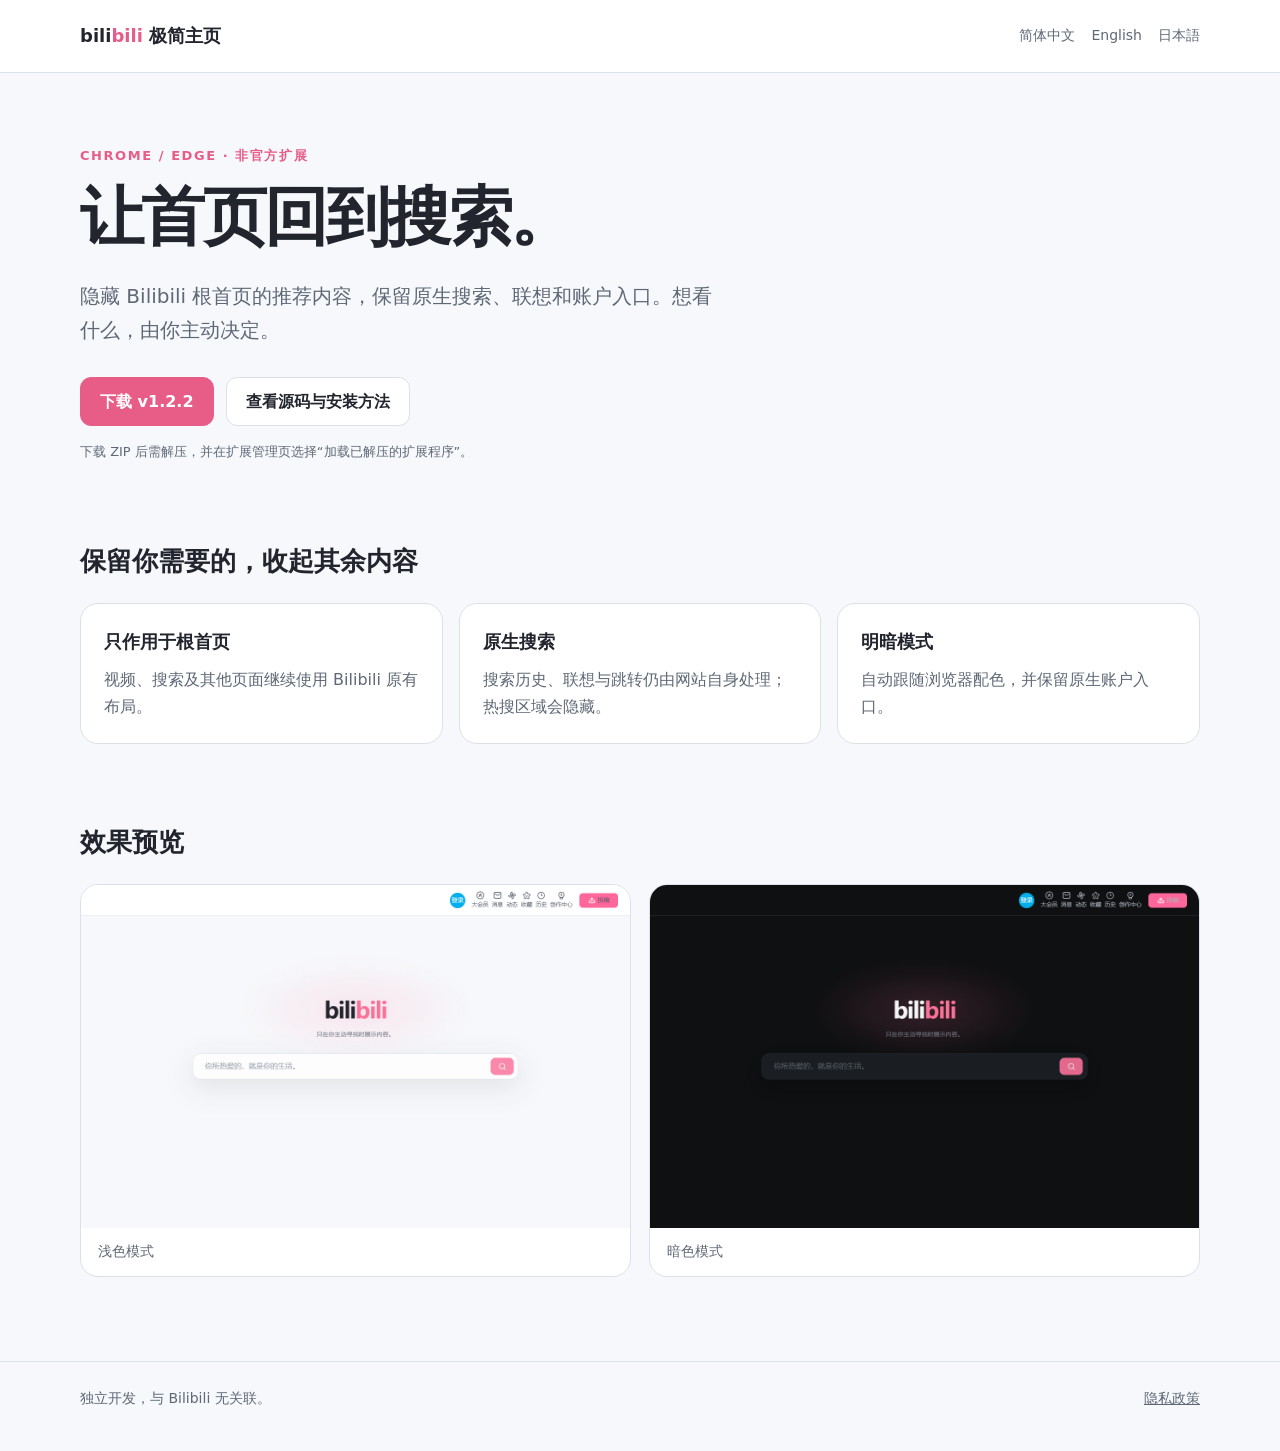
<file: index.html>
<!doctype html>
<html lang="zh-CN">
<head>
  <meta charset="utf-8">
  <meta name="viewport" content="width=device-width, initial-scale=1">
  <meta name="description" content="适用于 Bilibili 根首页的非官方极简浏览器扩展。隐藏推荐内容，保留原生搜索。">
  <link rel="icon" type="image/png" href="./store-assets/icon32.png">
  <title>bilibili极简主页｜非官方浏览器扩展</title>
  <style>
    :root {
      color-scheme: light dark;
      --bg: #f7f8fb;
      --card: #fff;
      --text: #22252d;
      --muted: #5f6876;
      --line: #dce0e7;
      --accent: #e85d88;
      --accent-text: #fff;
      font: 16px/1.7 system-ui, "PingFang SC", "Microsoft YaHei", sans-serif;
    }
    @media (prefers-color-scheme: dark) {
      :root { --bg: #101114; --card: #1b1e24; --text: #f3f4f6; --muted: #aeb4bd; --line: #30343c; --accent: #fb7299; --accent-text: #16171a; }
    }
    * { box-sizing: border-box; }
    body { margin: 0; color: var(--text); background: var(--bg); }
    a { color: inherit; }
    .shell { width: min(1120px, calc(100% - 40px)); margin: auto; }
    header { border-bottom: 1px solid var(--line); background: var(--card); }
    header .shell { min-height: 72px; display: flex; align-items: center; justify-content: space-between; gap: 20px; }
    .brand { font-size: 18px; font-weight: 800; text-decoration: none; white-space: nowrap; }
    .brand span { color: var(--accent); }
    .languages { display: flex; flex-wrap: wrap; gap: 16px; font-size: 14px; }
    .languages a { color: var(--muted); text-decoration: none; }
    .languages a:hover { color: var(--accent); }
    main { padding: 72px 0 84px; }
    .hero { max-width: 760px; }
    .eyebrow { margin: 0 0 14px; color: var(--accent); font-size: 13px; font-weight: 800; letter-spacing: .12em; }
    h1 { margin: 0; font-size: clamp(36px, 6vw, 64px); line-height: 1.15; letter-spacing: -.04em; }
    .lead { max-width: 650px; margin: 24px 0 0; color: var(--muted); font-size: clamp(17px, 2vw, 20px); }
    .actions { display: flex; flex-wrap: wrap; gap: 12px; margin-top: 30px; }
    .button { display: inline-flex; align-items: center; justify-content: center; min-height: 46px; padding: 10px 19px; border: 1px solid var(--line); border-radius: 11px; background: var(--card); font-weight: 700; text-decoration: none; }
    .button.primary { border-color: var(--accent); background: var(--accent); color: var(--accent-text); }
    .note { margin: 15px 0 0; color: var(--muted); font-size: 13px; }
    section { margin-top: 76px; }
    h2 { margin: 0 0 20px; font-size: 26px; }
    .features { display: grid; grid-template-columns: repeat(3, 1fr); gap: 16px; }
    .feature { padding: 23px; border: 1px solid var(--line); border-radius: 18px; background: var(--card); }
    .feature h3 { margin: 0 0 8px; font-size: 18px; }
    .feature p { margin: 0; color: var(--muted); }
    .gallery { display: grid; grid-template-columns: repeat(2, 1fr); gap: 18px; }
    figure { margin: 0; overflow: hidden; border: 1px solid var(--line); border-radius: 18px; background: var(--card); }
    figure img { display: block; width: 100%; height: auto; }
    figcaption { padding: 12px 17px; color: var(--muted); font-size: 14px; }
    footer { padding: 25px 0 40px; border-top: 1px solid var(--line); color: var(--muted); font-size: 14px; }
    footer .shell { display: flex; flex-wrap: wrap; gap: 8px 20px; justify-content: space-between; }
    @media (max-width: 740px) {
      header .shell { padding: 15px 0; align-items: flex-start; flex-direction: column; gap: 4px; }
      main { padding-top: 50px; }
      section { margin-top: 58px; }
      .features, .gallery { grid-template-columns: 1fr; }
    }
  </style>
</head>
<body>
  <header>
    <div class="shell">
      <a class="brand" href="./">bili<span>bili</span> 极简主页</a>
      <nav class="languages" aria-label="语言">
        <a href="https://github.com/qikai2007820-svg/bilibili-minimal-home#readme">简体中文</a>
        <a href="https://github.com/qikai2007820-svg/bilibili-minimal-home/blob/main/README.en.md">English</a>
        <a href="https://github.com/qikai2007820-svg/bilibili-minimal-home/blob/main/README.ja.md">日本語</a>
      </nav>
    </div>
  </header>
  <main class="shell">
    <div class="hero">
      <p class="eyebrow">CHROME / EDGE · 非官方扩展</p>
      <h1>让首页回到搜索。</h1>
      <p class="lead">隐藏 Bilibili 根首页的推荐内容，保留原生搜索、联想和账户入口。想看什么，由你主动决定。</p>
      <div class="actions">
        <a class="button primary" href="https://github.com/qikai2007820-svg/bilibili-minimal-home/releases/download/v1.2.2/bilibili-minimal-home-1.2.2.zip">下载 v1.2.2</a>
        <a class="button" href="https://github.com/qikai2007820-svg/bilibili-minimal-home">查看源码与安装方法</a>
      </div>
      <p class="note">下载 ZIP 后需解压，并在扩展管理页选择“加载已解压的扩展程序”。</p>
    </div>

    <section aria-labelledby="features-title">
      <h2 id="features-title">保留你需要的，收起其余内容</h2>
      <div class="features">
        <div class="feature"><h3>只作用于根首页</h3><p>视频、搜索及其他页面继续使用 Bilibili 原有布局。</p></div>
        <div class="feature"><h3>原生搜索</h3><p>搜索历史、联想与跳转仍由网站自身处理；热搜区域会隐藏。</p></div>
        <div class="feature"><h3>明暗模式</h3><p>自动跟随浏览器配色，并保留原生账户入口。</p></div>
      </div>
    </section>

    <section aria-labelledby="preview-title">
      <h2 id="preview-title">效果预览</h2>
      <div class="gallery">
        <figure><img src="./store-assets/screenshot-1280x800.png" alt="浅色模式下的 Bilibili 极简首页" width="1280" height="800"><figcaption>浅色模式</figcaption></figure>
        <figure><img src="./store-assets/screenshot-dark-1280x800.png" alt="暗色模式下的 Bilibili 极简首页" width="1280" height="800"><figcaption>暗色模式</figcaption></figure>
      </div>
    </section>
  </main>
  <footer><div class="shell"><span>独立开发，与 Bilibili 无关联。</span><a href="./store-assets/privacy-policy.html">隐私政策</a></div></footer>
</body>
</html>
</file>
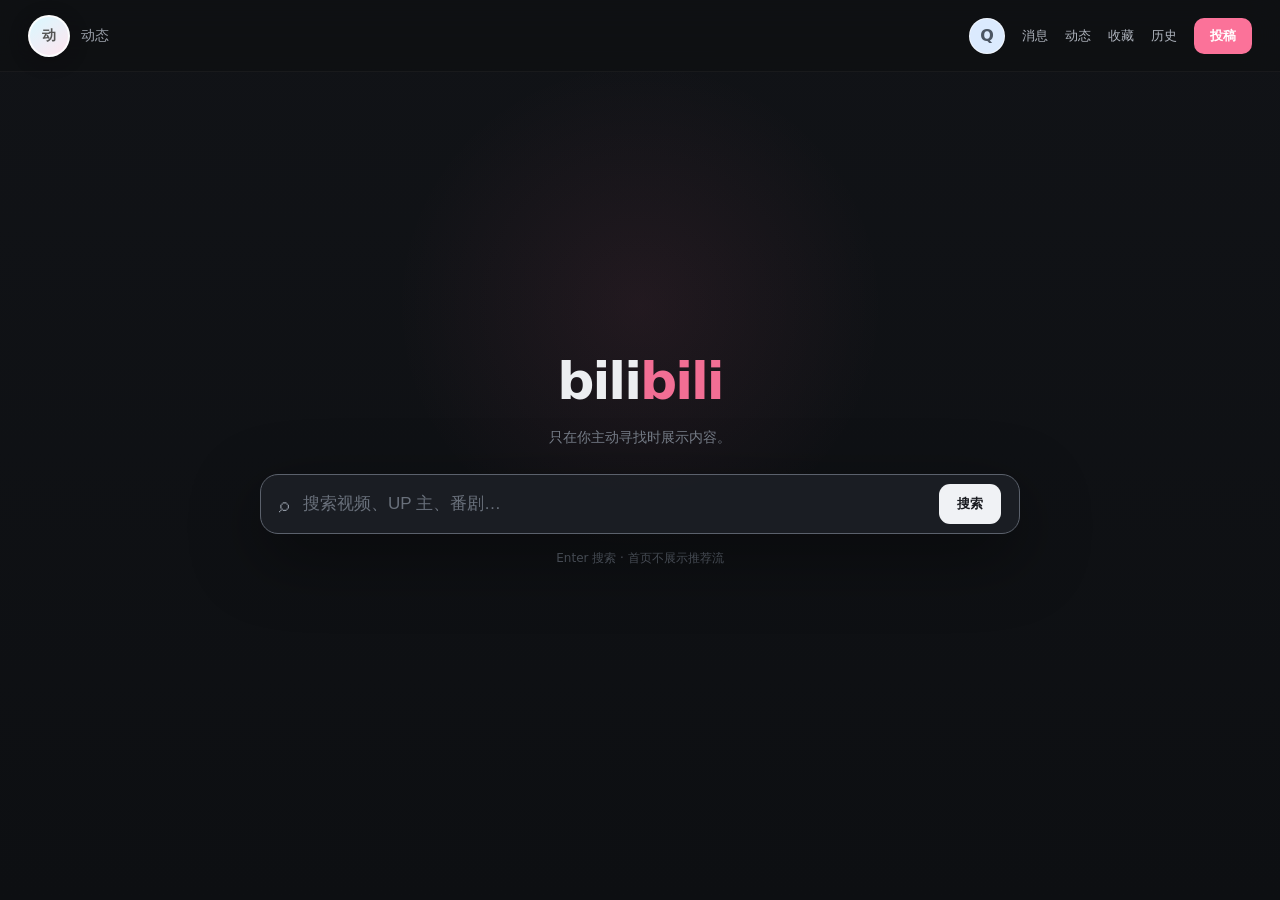
<file: bilibili_minimal_home_demo_v2.html>
<!doctype html>
<html lang="zh-CN">
<head>
<meta charset="utf-8" />
<meta name="viewport" content="width=device-width, initial-scale=1" />
<title>Bilibili Minimal Home - Demo</title>
<style>
  :root{
    --bg:#0f1012;
    --panel:#17191d;
    --panel-2:#1d2025;
    --text:#f3f4f6;
    --muted:#9aa0aa;
    --line:#2a2e35;
    --accent:#fb7299;
    --accent-2:#ff9ab7;
    --shadow:0 18px 60px rgba(0,0,0,.35);
  }

  *{box-sizing:border-box}
  html,body{height:100%}
  body{
    margin:0;
    font-family: Inter, "PingFang SC", "Microsoft YaHei", system-ui, sans-serif;
    color:var(--text);
    background:
      radial-gradient(circle at 50% 34%, rgba(251,114,153,.08), transparent 28%),
      linear-gradient(180deg,#111317 0%,#0d0f12 100%);
    overflow:hidden;
  }

  .topbar{
    height:72px;
    display:grid;
    grid-template-columns:1fr auto;
    align-items:center;
    padding:0 28px;
    border-bottom:1px solid rgba(255,255,255,.045);
    background:rgba(15,16,18,.78);
    backdrop-filter:blur(16px);
  }

  /* 保留区域 1：动态 */
  .dynamic{
    justify-self:start;
    display:flex;
    align-items:center;
    gap:11px;
    color:var(--muted);
    text-decoration:none;
    font-size:14px;
    transition:.2s ease;
  }
  .dynamic:hover{color:var(--text)}
  .avatar{
    width:42px;height:42px;border-radius:50%;
    display:grid;place-items:center;
    background:linear-gradient(145deg,#d9f8ff,#ffe5ef);
    color:#555;
    border:2px solid rgba(255,255,255,.85);
    box-shadow:0 4px 20px rgba(0,0,0,.22);
    font-weight:700;
  }

  /* 保留区域 2：用户入口 */
  .account{
    justify-self:end;
    display:flex;
    align-items:center;
    gap:17px;
  }
  .account a{
    color:#aeb4bd;
    text-decoration:none;
    font-size:13px;
    transition:.18s ease;
  }
  .account a:hover{color:white}
  .account .user{
    width:36px;height:36px;border-radius:50%;
    background:#dbeafe;
    display:grid;place-items:center;
    color:#4b5563;
    font-weight:700;
    border:1px solid rgba(255,255,255,.6);
  }
  .submit{
    padding:9px 16px;
    border-radius:10px;
    background:var(--accent);
    color:white!important;
    font-weight:600;
  }
  .submit:hover{background:var(--accent-2)}

  main{
    height:calc(100% - 72px);
    display:flex;
    align-items:center;
    justify-content:center;
    padding:24px;
  }

  .hero{
    width:min(760px,90vw);
    transform:translateY(-3vh);
    text-align:center;
  }

  .wordmark{
    font-size:52px;
    font-weight:800;
    letter-spacing:-2px;
    margin-bottom:18px;
    color:#f5f7fa;
    opacity:.96;
  }
  .wordmark span{color:var(--accent)}

  .tagline{
    color:#777e89;
    font-size:14px;
    margin-bottom:28px;
  }

  .search-large{
    height:60px;
    border-radius:18px;
    display:flex;
    align-items:center;
    gap:12px;
    padding:0 18px;
    background:rgba(28,31,36,.92);
    border:1px solid #30343c;
    box-shadow:var(--shadow);
    transition:.2s ease;
  }
  .search-large:focus-within{
    border-color:#5b616c;
    transform:translateY(-1px);
    box-shadow:0 22px 70px rgba(0,0,0,.43);
  }
  .search-large .icon{color:#8f96a1;font-size:20px}
  .search-large input{
    flex:1;
    min-width:0;
    border:0;outline:0;background:transparent;
    color:white;font-size:17px;
  }
  .search-large input::placeholder{color:#69707b}
  .search-large button{
    height:40px;
    padding:0 18px;
    border:0;
    border-radius:11px;
    background:#f0f2f5;
    color:#181a1f;
    font-weight:700;
    cursor:pointer;
  }
  .search-large button:hover{background:white}

  .hint{
    margin-top:15px;
    font-size:12px;
    color:#555c66;
  }

  @media (max-width:900px){
    .topbar{grid-template-columns:1fr auto;gap:16px}
    .account a:not(.submit){display:none}
  }
</style>
</head>
<body>
  <header class="topbar">
    <a class="dynamic" href="https://t.bilibili.com/" title="动态">
      <div class="avatar">动</div>
      <span>动态</span>
    </a>

    <nav class="account">
      <div class="user">Q</div>
      <a href="https://message.bilibili.com/">消息</a>
      <a href="https://space.bilibili.com/">动态</a>
      <a href="https://space.bilibili.com/">收藏</a>
      <a href="https://www.bilibili.com/account/history">历史</a>
      <a class="submit" href="https://member.bilibili.com/platform/upload/video/frame">投稿</a>
    </nav>
  </header>

  <main>
    <section class="hero">
      <div class="wordmark">bili<span>bili</span></div>
      <div class="tagline">只在你主动寻找时展示内容。</div>

      <form class="search-large" onsubmit="return doSearch(this.q.value)">
        <div class="icon">⌕</div>
        <input name="q" autofocus placeholder="搜索视频、UP 主、番剧…" autocomplete="off" />
        <button>搜索</button>
      </form>

      <div class="hint">Enter 搜索 · 首页不展示推荐流</div>
    </section>
  </main>

<script>
function doSearch(query){
  const q = (query || "").trim();
  if(!q) return false;
  location.href = "https://search.bilibili.com/all?keyword=" + encodeURIComponent(q);
  return false;
}
</script>
</body>
</html>
</file>
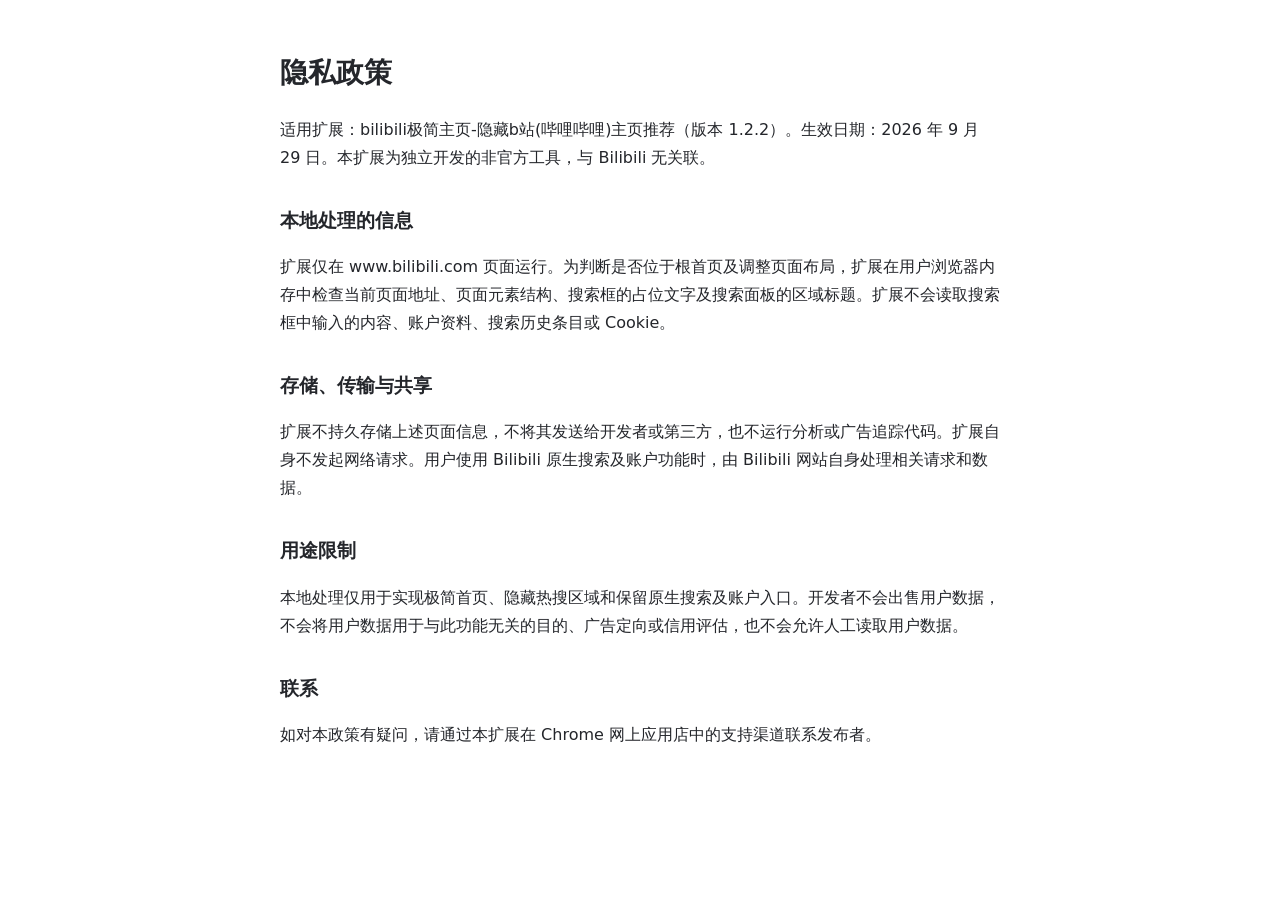
<file: store-assets/privacy-policy.html>
<!doctype html>
<html lang="zh-CN">
<head>
  <meta charset="utf-8">
  <meta name="viewport" content="width=device-width, initial-scale=1">
  <title>隐私政策｜bilibili极简主页</title>
  <style>
    body { max-width: 720px; margin: 48px auto; padding: 0 20px; color: #24262b; font: 16px/1.75 system-ui, "Microsoft YaHei", sans-serif; }
    h1 { font-size: 28px; }
    h2 { margin-top: 32px; font-size: 19px; }
  </style>
</head>
<body>
  <h1>隐私政策</h1>
  <p>适用扩展：bilibili极简主页-隐藏b站(哔哩哔哩)主页推荐（版本 1.2.2）。生效日期：2026 年 9 月 29 日。本扩展为独立开发的非官方工具，与 Bilibili 无关联。</p>

  <h2>本地处理的信息</h2>
  <p>扩展仅在 www.bilibili.com 页面运行。为判断是否位于根首页及调整页面布局，扩展在用户浏览器内存中检查当前页面地址、页面元素结构、搜索框的占位文字及搜索面板的区域标题。扩展不会读取搜索框中输入的内容、账户资料、搜索历史条目或 Cookie。</p>

  <h2>存储、传输与共享</h2>
  <p>扩展不持久存储上述页面信息，不将其发送给开发者或第三方，也不运行分析或广告追踪代码。扩展自身不发起网络请求。用户使用 Bilibili 原生搜索及账户功能时，由 Bilibili 网站自身处理相关请求和数据。</p>

  <h2>用途限制</h2>
  <p>本地处理仅用于实现极简首页、隐藏热搜区域和保留原生搜索及账户入口。开发者不会出售用户数据，不会将用户数据用于与此功能无关的目的、广告定向或信用评估，也不会允许人工读取用户数据。</p>

  <h2>联系</h2>
  <p>如对本政策有疑问，请通过本扩展在 Chrome 网上应用店中的支持渠道联系发布者。</p>
</body>
</html>
</file>
